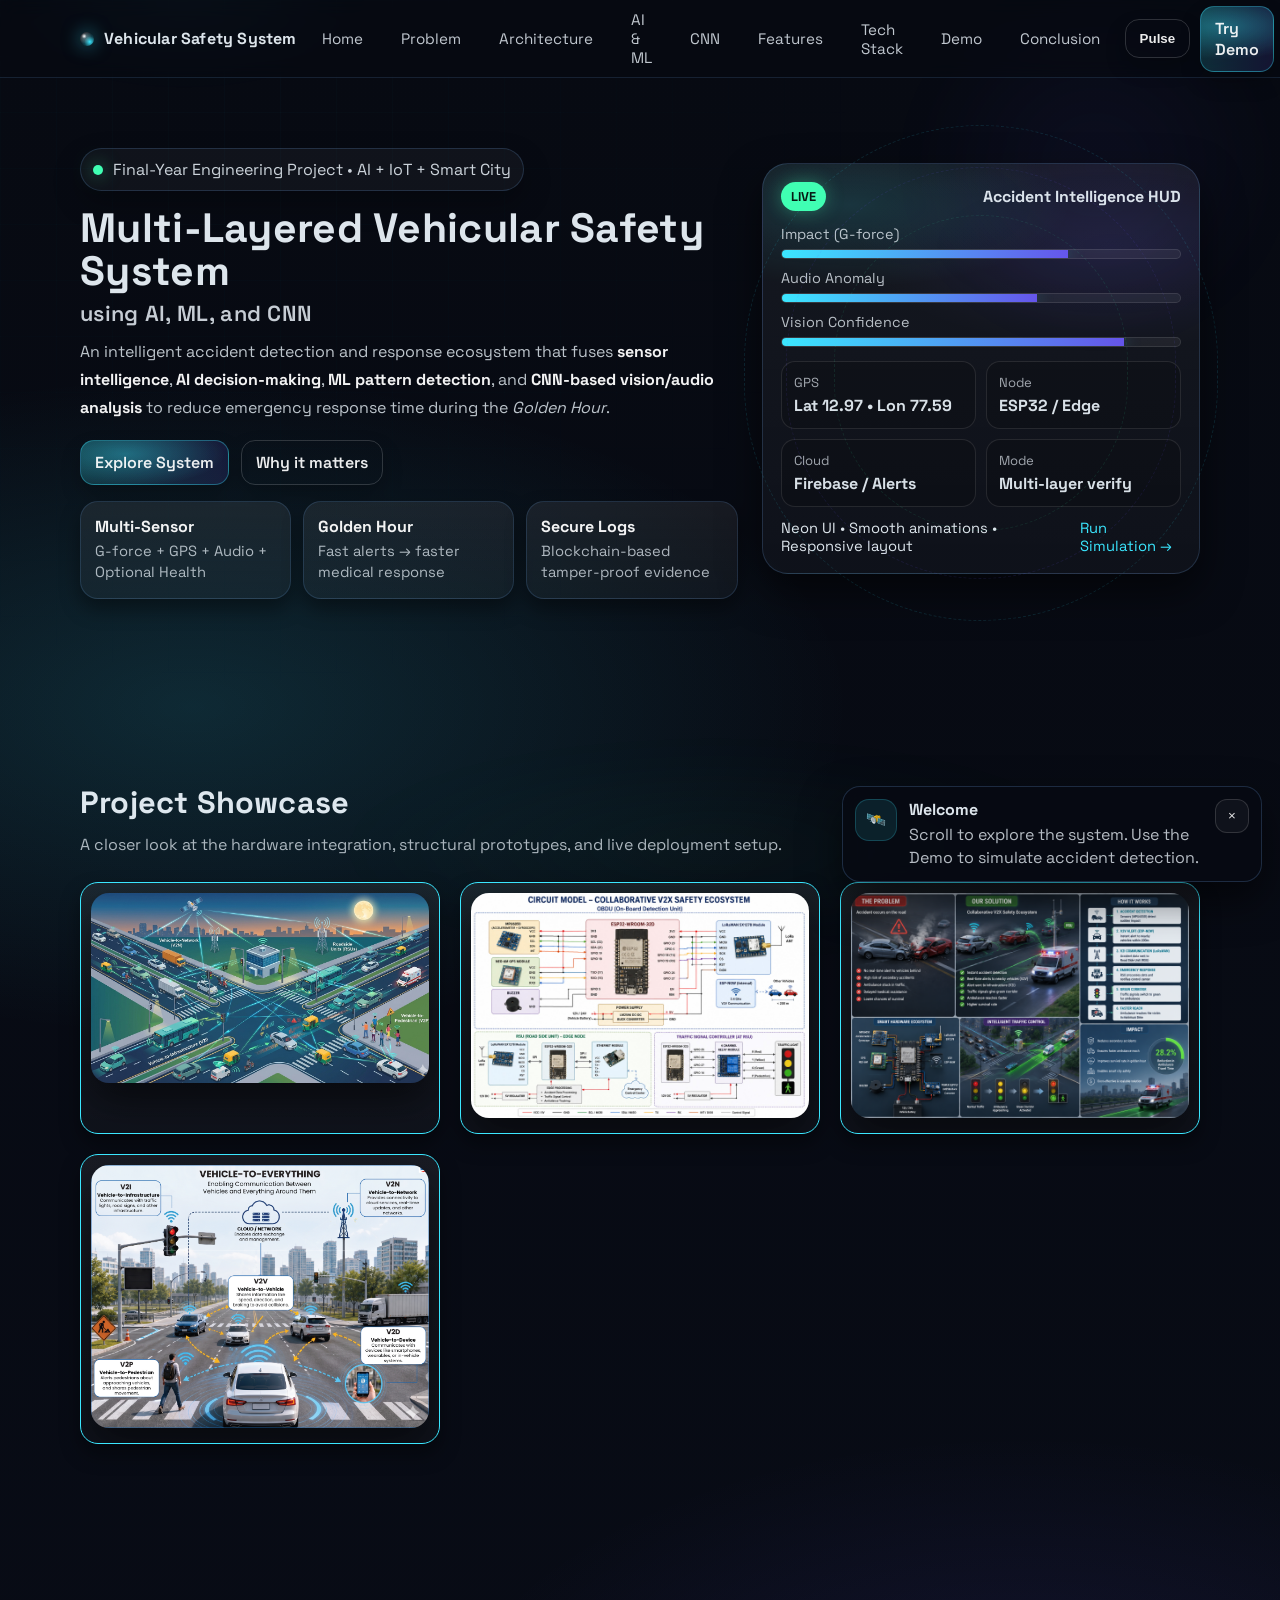
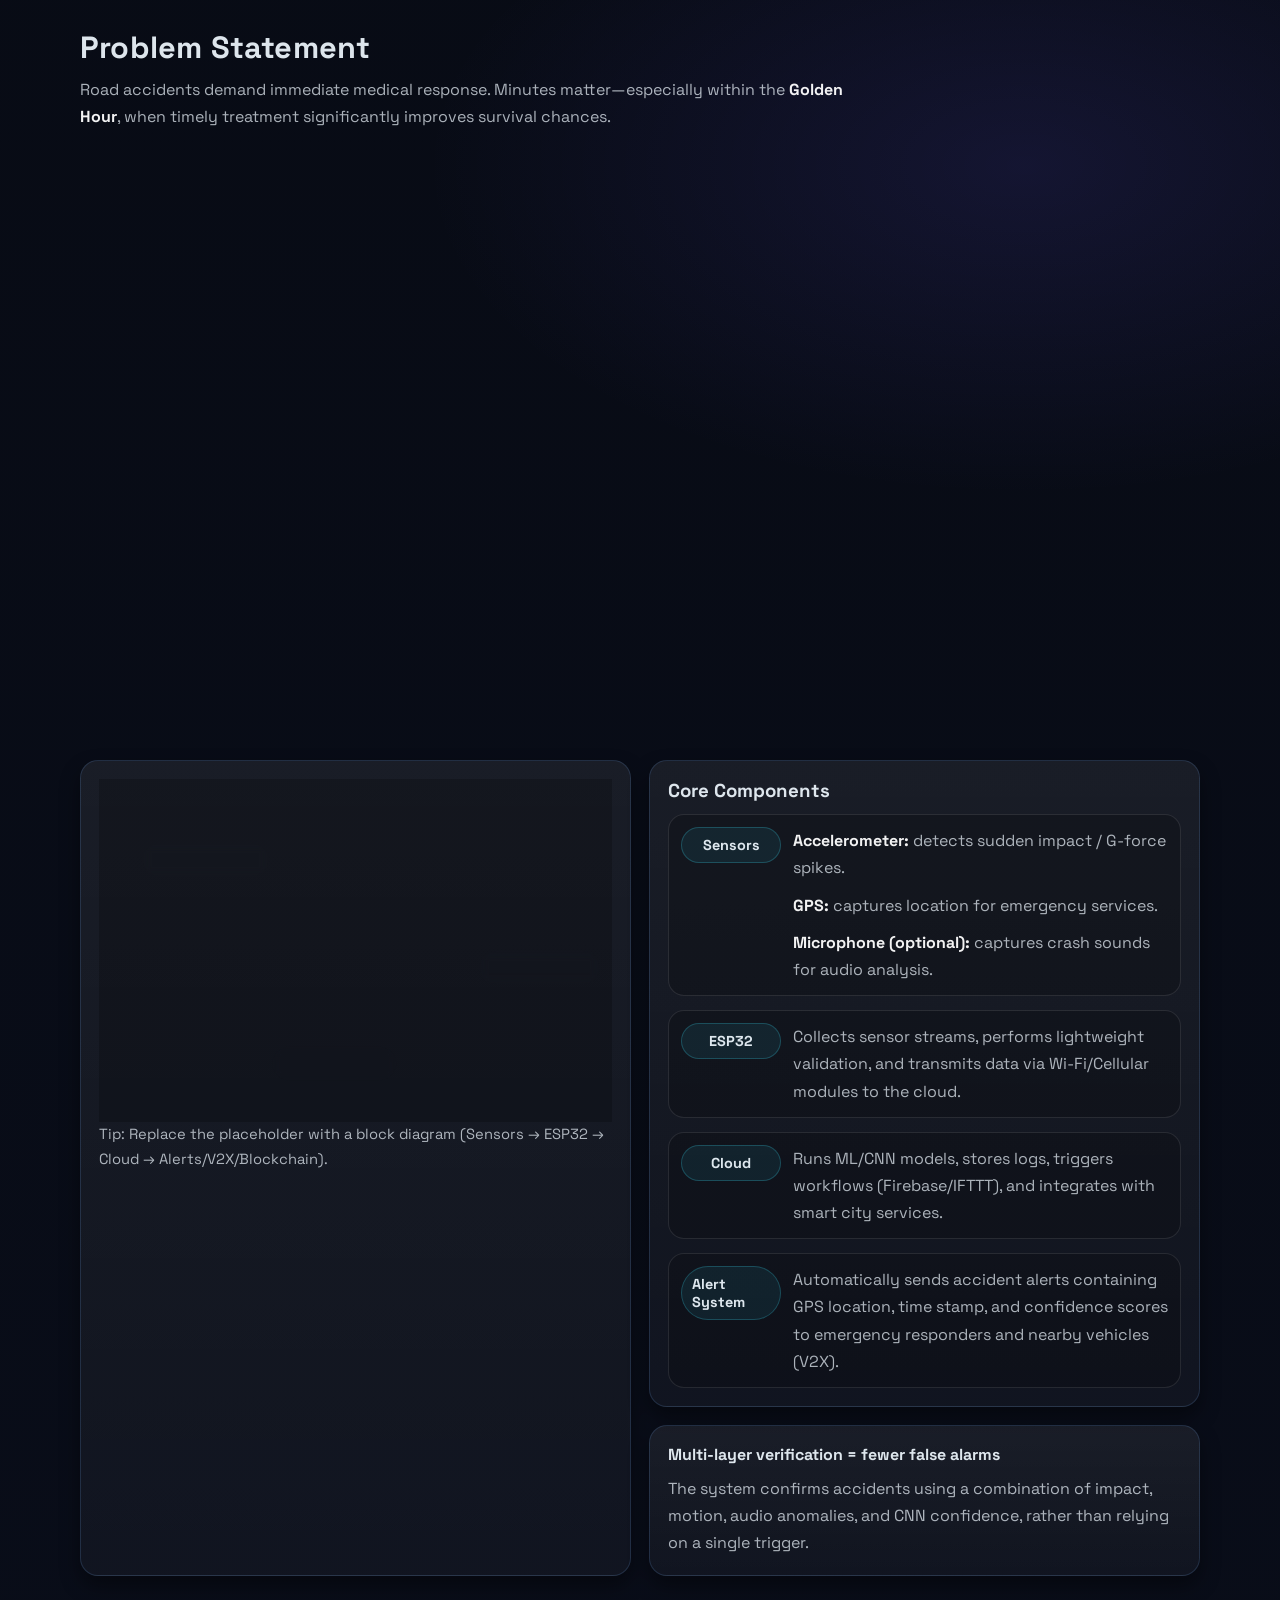
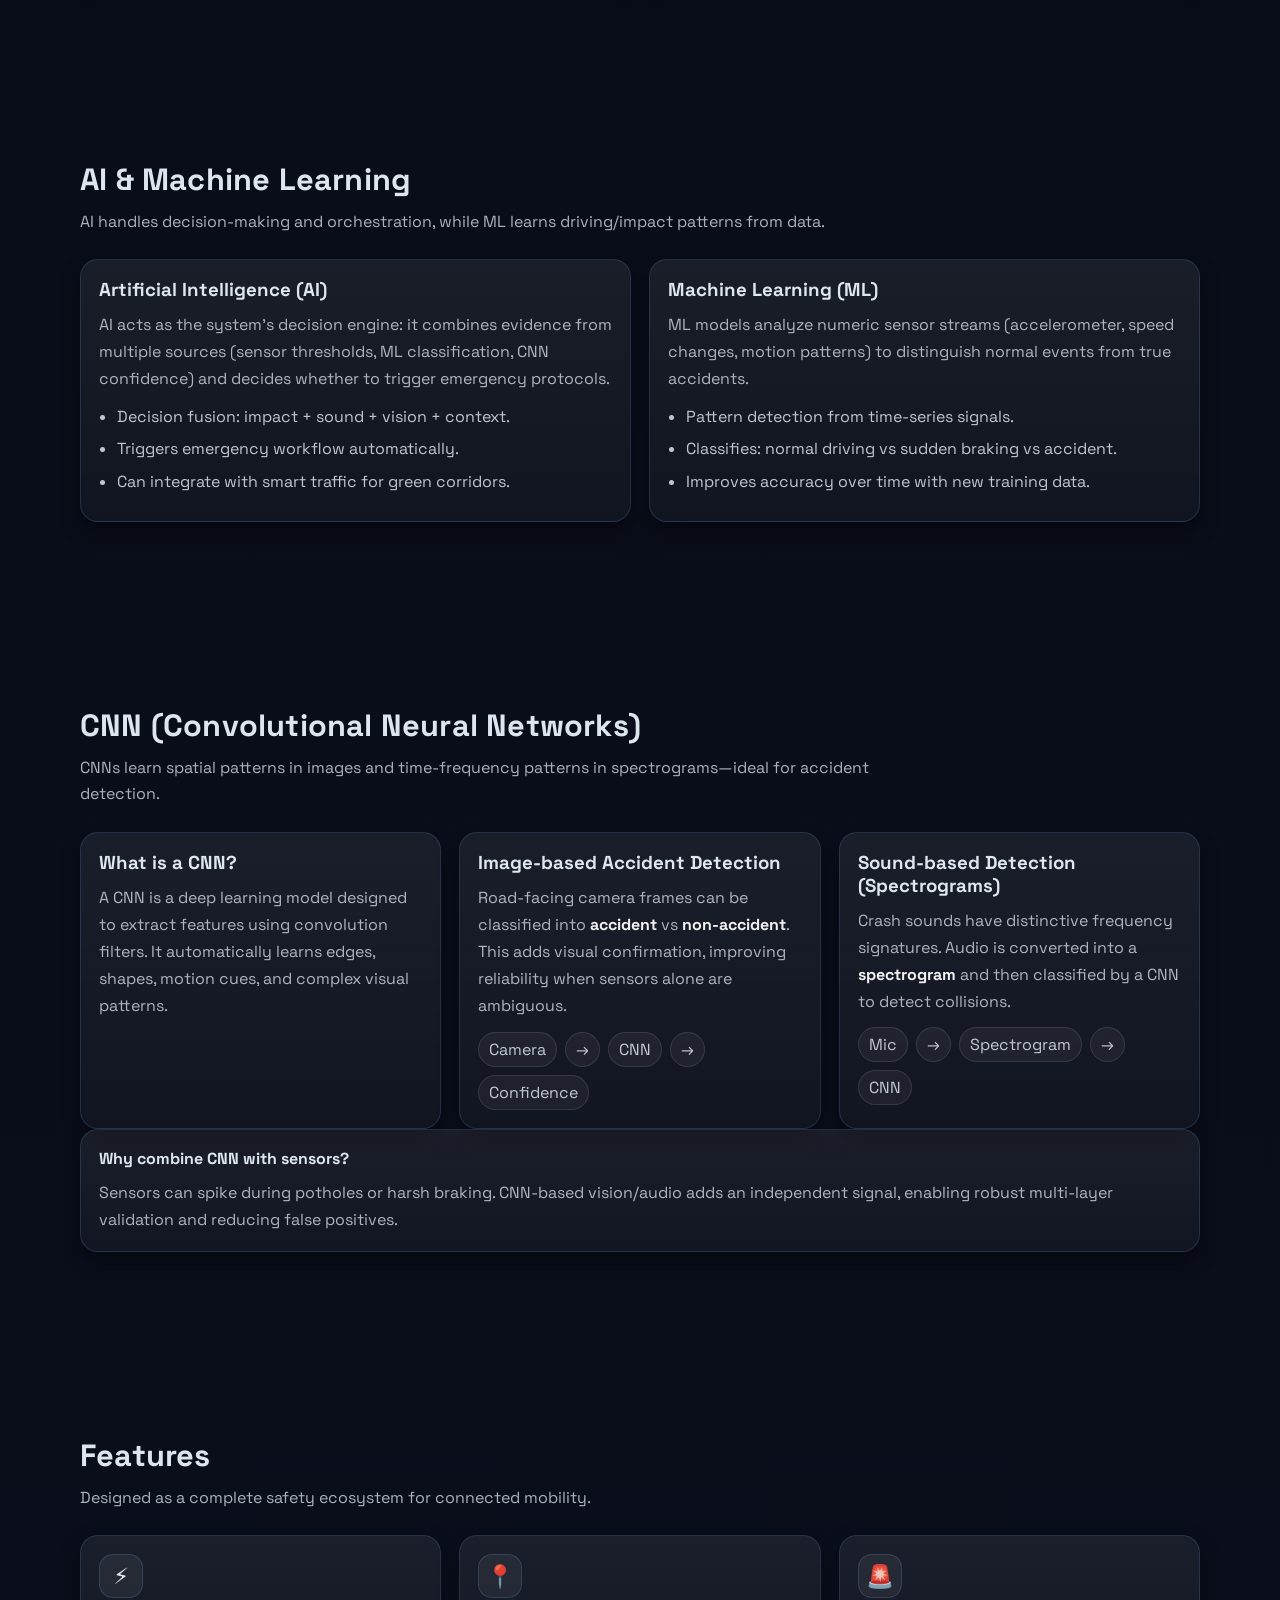
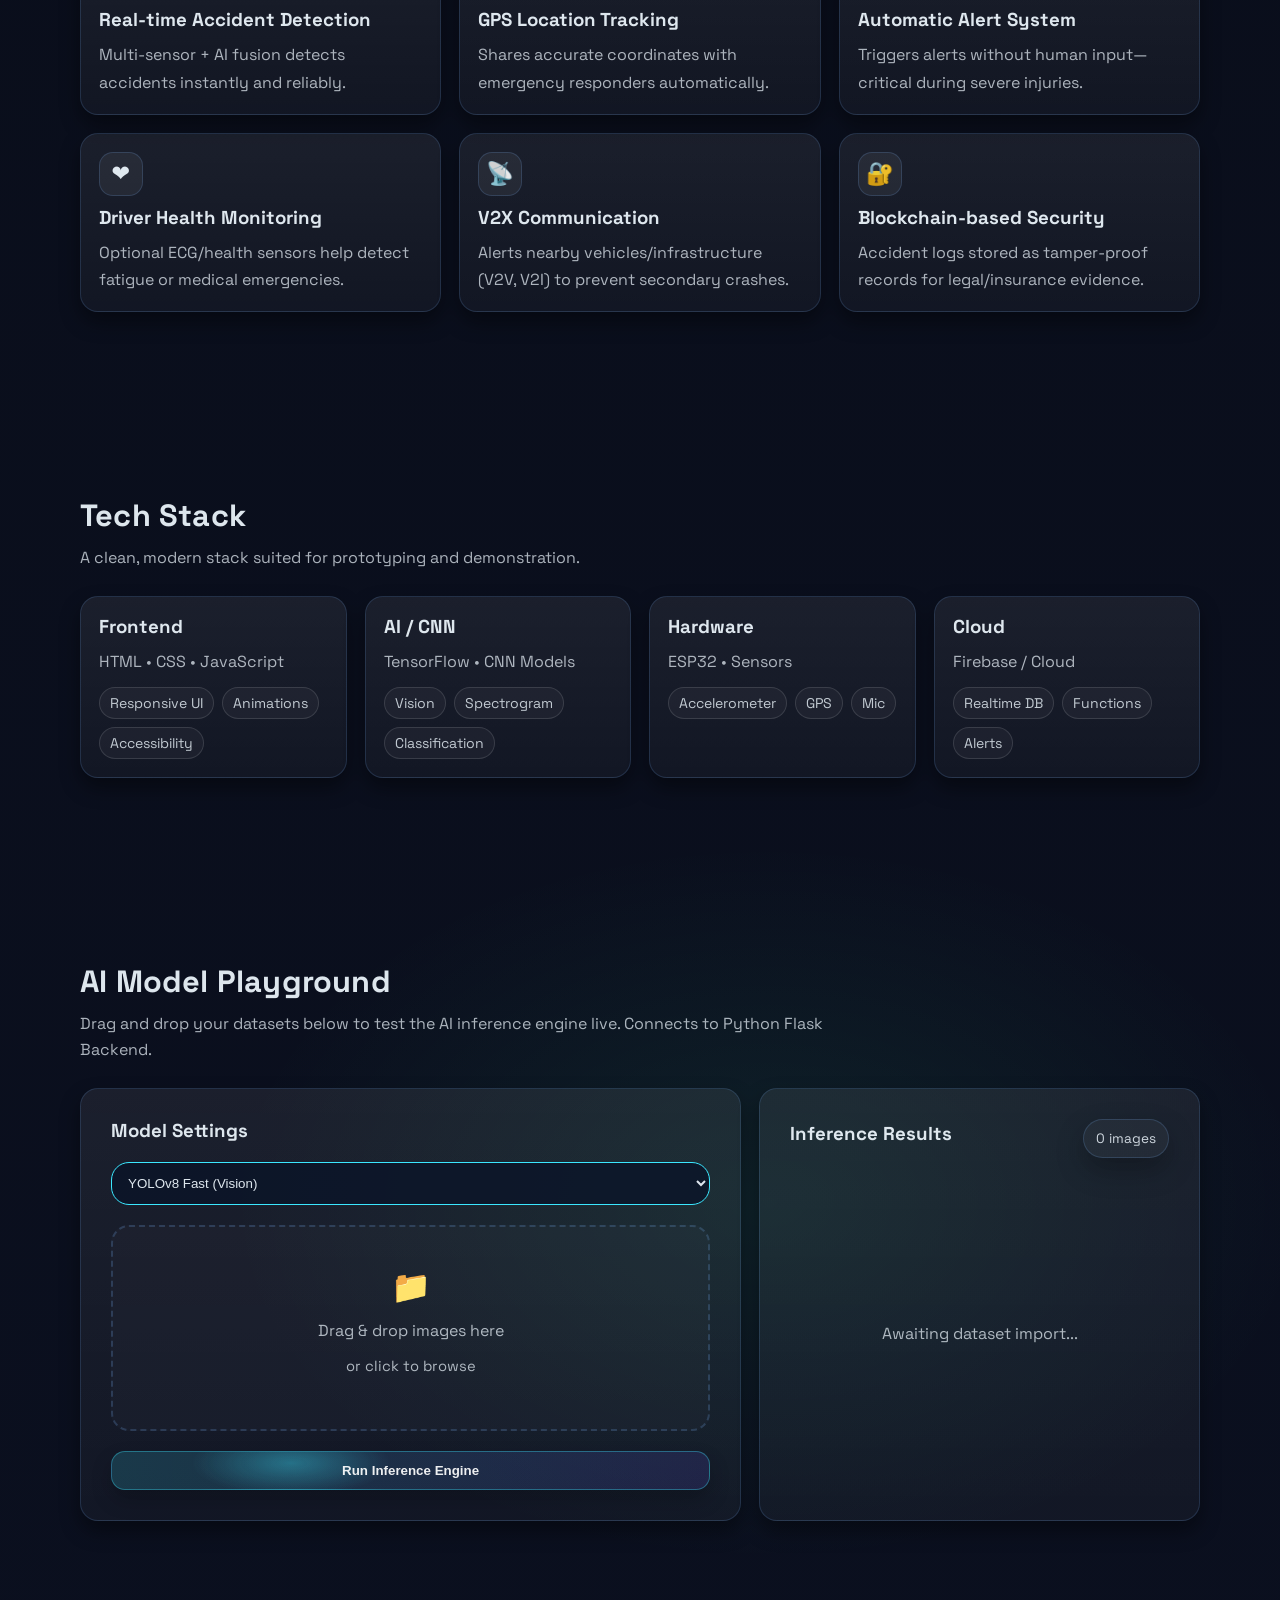
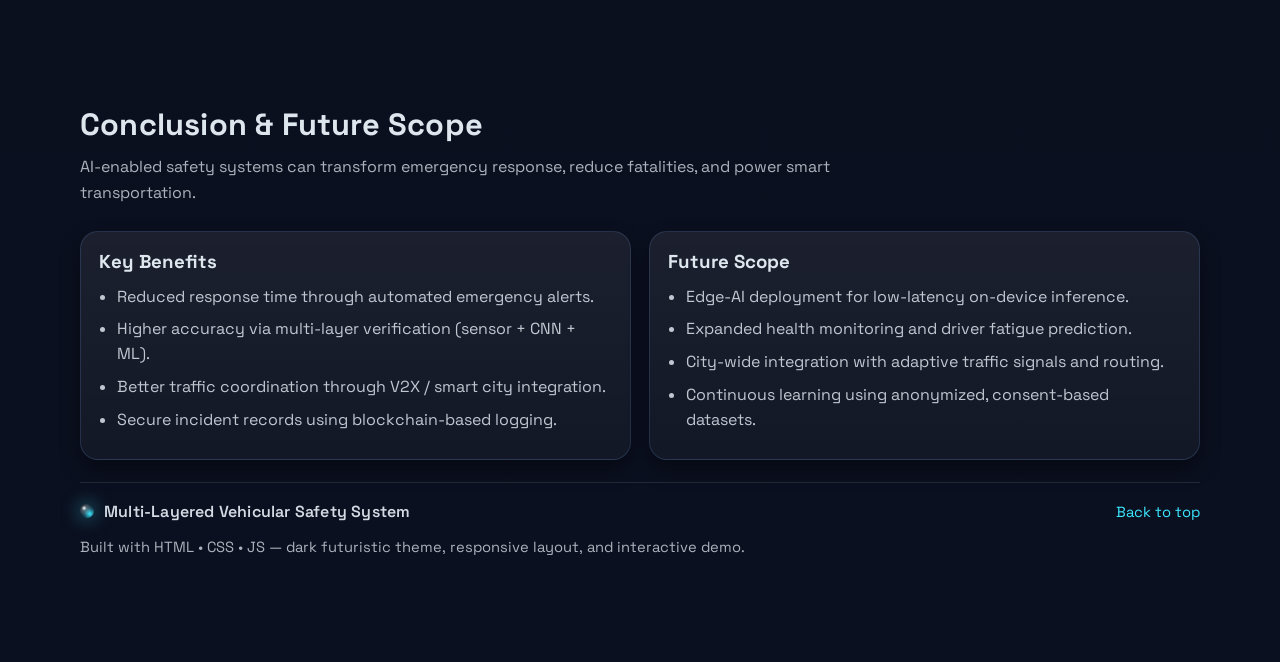
<file: index.html>
<!DOCTYPE html>
<html lang="en">
<head>
  <!--
    Multi-Layered Vehicular Safety System using AI, ML, and CNN
    Author: You
    Notes:
    - No frameworks used (HTML/CSS/JS only).
    - Dark futuristic theme with neon accents, animations, and interactivity.
  -->
  <meta charset="UTF-8" />
  <meta name="viewport" content="width=device-width, initial-scale=1.0" />
  <title>Multi-Layered Vehicular Safety System | AI • ML • CNN</title>

  <link rel="stylesheet" href="style.css" />

  <!-- Optional: Google Font (not a framework) -->
  <link rel="preconnect" href="https://fonts.googleapis.com">
  <link rel="preconnect" href="https://fonts.gstatic.com" crossorigin>
  <link href="https://fonts.googleapis.com/css2?family=Space+Grotesk:wght@400;500;600;700&display=swap" rel="stylesheet">
</head>

<body>
  <!-- Decorative background layers -->
  <div class="bg-grid" aria-hidden="true"></div>
  <div class="bg-glow" aria-hidden="true"></div>

  <!-- Top Navigation -->
  <header class="header" id="top">
    <nav class="nav container" aria-label="Primary">
      <a class="brand" href="#home" aria-label="Go to Home">
        <span class="brand__mark" aria-hidden="true"></span>
        <span class="brand__text">Vehicular Safety System</span>
      </a>

      <button class="nav__toggle" id="navToggle" aria-label="Open menu" aria-expanded="false">
        <span class="nav__toggle-line"></span>
        <span class="nav__toggle-line"></span>
        <span class="nav__toggle-line"></span>
      </button>

      <div class="nav__links" id="navLinks">
        <a href="#home">Home</a>
        <a href="#problem">Problem</a>
        <a href="#architecture">Architecture</a>
        <a href="#aiml">AI & ML</a>
        <a href="#cnn">CNN</a>
        <a href="#features">Features</a>
        <a href="#tech">Tech Stack</a>
        <a href="#demo">Demo</a>
        <a href="#conclusion">Conclusion</a>
      </div>

      <div class="nav__actions">
        <button class="btn btn--ghost" id="themePulse" type="button" aria-label="Pulse accent">
          Pulse
        </button>
        <a class="btn btn--primary" href="#demo">Try Demo</a>
      </div>
    </nav>
  </header>

  <main>
    <!-- 1) HOME -->
    <section class="section hero" id="home">
      <div class="container hero__grid">
        <div class="hero__content reveal">
          <div class="pill">
            <span class="dot"></span>
            Final-Year Engineering Project • AI + IoT + Smart City
          </div>

          <h1 class="hero__title">
            Multi-Layered Vehicular Safety System
            <span class="hero__subtitle">using AI, ML, and CNN</span>
          </h1>

          <p class="hero__lead">
            An intelligent accident detection and response ecosystem that fuses
            <strong>sensor intelligence</strong>, <strong>AI decision-making</strong>,
            <strong>ML pattern detection</strong>, and <strong>CNN-based vision/audio analysis</strong>
            to reduce emergency response time during the <em>Golden Hour</em>.
          </p>

          <div class="hero__cta">
            <a class="btn btn--primary" href="#architecture">Explore System</a>
            <a class="btn btn--ghost" href="#problem">Why it matters</a>
          </div>

          <div class="hero__stats">
            <div class="stat card">
              <div class="stat__value">Multi‑Sensor</div>
              <div class="stat__label">G‑force + GPS + Audio + Optional Health</div>
            </div>
            <div class="stat card">
              <div class="stat__value">Golden Hour</div>
              <div class="stat__label">Fast alerts → faster medical response</div>
            </div>
            <div class="stat card">
              <div class="stat__value">Secure Logs</div>
              <div class="stat__label">Blockchain-based tamper-proof evidence</div>
            </div>
          </div>
        </div>

        <div class="hero__visual reveal">
          <div class="hud card">
            <div class="hud__top">
              <span class="chip">LIVE</span>
              <span class="hud__title">Accident Intelligence HUD</span>
            </div>

            <div class="hud__meters">
              <div class="meter">
                <div class="meter__label">Impact (G-force)</div>
                <div class="meter__bar"><span style="--w: 72%"></span></div>
              </div>
              <div class="meter">
                <div class="meter__label">Audio Anomaly</div>
                <div class="meter__bar"><span style="--w: 64%"></span></div>
              </div>
              <div class="meter">
                <div class="meter__label">Vision Confidence</div>
                <div class="meter__bar"><span style="--w: 86%"></span></div>
              </div>
            </div>

            <div class="hud__grid">
              <div class="hud__tile">
                <div class="hud__k">GPS</div>
                <div class="hud__v">Lat 12.97 • Lon 77.59</div>
              </div>
              <div class="hud__tile">
                <div class="hud__k">Node</div>
                <div class="hud__v">ESP32 / Edge</div>
              </div>
              <div class="hud__tile">
                <div class="hud__k">Cloud</div>
                <div class="hud__v">Firebase / Alerts</div>
              </div>
              <div class="hud__tile">
                <div class="hud__k">Mode</div>
                <div class="hud__v">Multi-layer verify</div>
              </div>
            </div>

            <div class="hud__footer">
              <span class="tiny">Neon UI • Smooth animations • Responsive layout</span>
              <a class="tiny link" href="#demo">Run Simulation →</a>
            </div>
          </div>

          <div class="orbit" aria-hidden="true">
            <span class="orbit__ring"></span>
            <span class="orbit__ring orbit__ring--2"></span>
            <span class="orbit__ring orbit__ring--3"></span>
          </div>
        </div>
      </div>
    </section>

    <!-- 1.5) SHOWCASE GALLERY -->
    <section class="section" id="showcase">
      <div class="container">
        <header class="section__header reveal">
          <h2 class="section__title">Project Showcase</h2>
          <p class="section__desc">A closer look at the hardware integration, structural prototypes, and live deployment setup.</p>
        </header>
        
        <div class="grid" style="grid-template-columns: repeat(auto-fit, minmax(280px, 1fr)); gap: 20px;">
          <div class="card showcase-card reveal" style="padding: 10px; text-align: center; border: 1px solid var(--neon);"><img src="images/R-trai.jpg" alt="Setup 1" style="width: 100%; border-radius: var(--radius); box-shadow: var(--shadow);"></div>
          <div class="card showcase-card reveal" style="padding: 10px; text-align: center; border: 1px solid var(--neon);"><img src="images/WhatsApp Image 2026-05-06 at 10.34.23 PM.jpeg" alt="Setup 2" style="width: 100%; border-radius: var(--radius); box-shadow: var(--shadow);"></div>
          <div class="card showcase-card reveal" style="padding: 10px; text-align: center; border: 1px solid var(--neon);"><img src="images/pic.png" alt="Architecture" style="width: 100%; border-radius: var(--radius); box-shadow: var(--shadow);"></div>
          <div class="card showcase-card reveal" style="padding: 10px; text-align: center; border: 1px solid var(--neon);"><img src="images/pic2.jpg" alt="Node" style="width: 100%; border-radius: var(--radius); box-shadow: var(--shadow);"></div>
        </div>
      </div>
    </section>

    <!-- 2) PROBLEM STATEMENT -->
    <section class="section" id="problem">
      <div class="container">
        <header class="section__header reveal">
          <h2 class="section__title">Problem Statement</h2>
          <p class="section__desc">
            Road accidents demand immediate medical response. Minutes matter—especially within the
            <strong>Golden Hour</strong>, when timely treatment significantly improves survival chances.
          </p>
        </header>

        <div class="grid grid--2">
          <article class="card reveal">
            <h3>Why Road Accidents Are Critical</h3>
            <p>
              Accidents can cause severe trauma and internal injuries where early intervention is vital.
              Delays due to lack of awareness, poor communication, or traffic congestion lead to preventable fatalities.
            </p>
            <ul class="bullets">
              <li><strong>Golden Hour:</strong> first ~60 minutes are crucial for emergency care.</li>
              <li><strong>Faster alerts:</strong> enables hospitals/police/ambulance to respond quickly.</li>
              <li><strong>Smart traffic:</strong> can create green corridors for ambulances.</li>
            </ul>
          </article>

          <article class="card reveal">
            <h3>Why Traditional Systems Fail</h3>
            <p>
              Conventional approaches often rely on manual reporting, which is slow and error-prone.
              Single-sensor triggers can cause false alarms (potholes, harsh braking), while real crashes may go unreported.
            </p>
            <ul class="bullets">
              <li>Manual calling delays emergency response.</li>
              <li>False positives reduce system trust.</li>
              <li>No multi-layer verification (impact + sound + vision).</li>
              <li>Limited secure evidence storage for investigations.</li>
            </ul>
          </article>
        </div>
      </div>
    </section>

    <!-- 3) SYSTEM ARCHITECTURE -->
    <section class="section" id="architecture">
      <div class="container">
        <header class="section__header reveal">
          <h2 class="section__title">System Architecture</h2>
          <p class="section__desc">
            A layered pipeline: <strong>IoT sensing</strong> → <strong>edge processing (ESP32)</strong> →
            <strong>cloud intelligence</strong> → <strong>instant alerts</strong>.
          </p>
        </header>

        <div class="grid grid--2 architecture">
          <div class="card reveal">
            <div class="media" style="perspective: 1000px; display: flex; justify-content: center; align-items: center; min-height: 300px; background: rgba(0,0,0,0.2); border-radius: var(--radius); border: 1px solid rgba(59,231,255,0.1);">
              <div id="archTiltCard" class="tilt-card" style="position: relative; width: 100%; transition: transform 0.1s ease-out; transform-style: preserve-3d;">
                <img
                  class="media__img"
                  src="images/pic.png"
                  alt="System Architecture Diagram"
                  loading="lazy"
                  style="border-radius: var(--radius);"
                />
                
                <!-- Floating 3D Data Nodes -->
                <div class="data-node" style="top: 20%; left: 10%; transform: translateZ(40px);">
                  <div class="node-pulse"></div><span>Edge AI Node</span>
                </div>
                <div class="data-node" style="top: 50%; right: 5%; transform: translateZ(60px);">
                  <div class="node-pulse" style="background: var(--danger); box-shadow: 0 0 0 0 rgba(239,68,68,0.4);"></div><span>Firebase DB</span>
                </div>
                <div class="data-node" style="bottom: 15%; left: 35%; transform: translateZ(80px);">
                  <div class="node-pulse" style="background: var(--success); box-shadow: 0 0 0 0 rgba(16,185,129,0.4);"></div><span>V2X Module</span>
                </div>
              </div>
            </div>
            <p class="tiny muted">
              Tip: Replace the placeholder with a block diagram (Sensors → ESP32 → Cloud → Alerts/V2X/Blockchain).
            </p>
          </div>

          <div class="stack reveal">
            <div class="card">
              <h3>Core Components</h3>
              <div class="arch-list">
                <div class="arch-item">
                  <span class="badge">Sensors</span>
                  <div>
                    <p><strong>Accelerometer:</strong> detects sudden impact / G-force spikes.</p>
                    <p><strong>GPS:</strong> captures location for emergency services.</p>
                    <p><strong>Microphone (optional):</strong> captures crash sounds for audio analysis.</p>
                  </div>
                </div>

                <div class="arch-item">
                  <span class="badge">ESP32</span>
                  <div>
                    <p>
                      Collects sensor streams, performs lightweight validation, and transmits data
                      via Wi‑Fi/Cellular modules to the cloud.
                    </p>
                  </div>
                </div>

                <div class="arch-item">
                  <span class="badge">Cloud</span>
                  <div>
                    <p>
                      Runs ML/CNN models, stores logs, triggers workflows (Firebase/IFTTT),
                      and integrates with smart city services.
                    </p>
                  </div>
                </div>

                <div class="arch-item">
                  <span class="badge">Alert System</span>
                  <div>
                    <p>
                      Automatically sends accident alerts containing GPS location, time stamp,
                      and confidence scores to emergency responders and nearby vehicles (V2X).
                    </p>
                  </div>
                </div>
              </div>
            </div>

            <div class="callout card">
              <h4>Multi-layer verification = fewer false alarms</h4>
              <p class="muted">
                The system confirms accidents using a combination of impact, motion, audio anomalies,
                and CNN confidence, rather than relying on a single trigger.
              </p>
            </div>
          </div>
        </div>
      </div>
    </section>

    <!-- 4) AI & ML -->
    <section class="section" id="aiml">
      <div class="container">
        <header class="section__header reveal">
          <h2 class="section__title">AI & Machine Learning</h2>
          <p class="section__desc">
            AI handles decision-making and orchestration, while ML learns driving/impact patterns from data.
          </p>
        </header>

        <div class="grid grid--2">
          <article class="card reveal">
            <h3>Artificial Intelligence (AI)</h3>
            <p>
              AI acts as the system’s decision engine: it combines evidence from multiple sources
              (sensor thresholds, ML classification, CNN confidence) and decides whether to trigger emergency protocols.
            </p>
            <ul class="bullets">
              <li>Decision fusion: impact + sound + vision + context.</li>
              <li>Triggers emergency workflow automatically.</li>
              <li>Can integrate with smart traffic for green corridors.</li>
            </ul>
          </article>

          <article class="card reveal">
            <h3>Machine Learning (ML)</h3>
            <p>
              ML models analyze numeric sensor streams (accelerometer, speed changes, motion patterns)
              to distinguish normal events from true accidents.
            </p>
            <ul class="bullets">
              <li>Pattern detection from time-series signals.</li>
              <li>Classifies: normal driving vs sudden braking vs accident.</li>
              <li>Improves accuracy over time with new training data.</li>
            </ul>
          </article>
        </div>
      </div>
    </section>

    <!-- 5) CNN -->
    <section class="section" id="cnn">
      <div class="container">
        <header class="section__header reveal">
          <h2 class="section__title">CNN (Convolutional Neural Networks)</h2>
          <p class="section__desc">
            CNNs learn spatial patterns in images and time-frequency patterns in spectrograms—ideal for accident detection.
          </p>
        </header>

        <div class="grid grid--3">
          <article class="card reveal">
            <h3>What is a CNN?</h3>
            <p>
              A CNN is a deep learning model designed to extract features using convolution filters.
              It automatically learns edges, shapes, motion cues, and complex visual patterns.
            </p>
          </article>

          <article class="card reveal">
            <h3>Image-based Accident Detection</h3>
            <p>
              Road-facing camera frames can be classified into <strong>accident</strong> vs <strong>non-accident</strong>.
              This adds visual confirmation, improving reliability when sensors alone are ambiguous.
            </p>
            <div class="mini-steps">
              <span>Camera</span><span>→</span><span>CNN</span><span>→</span><span>Confidence</span>
            </div>
          </article>

          <article class="card reveal">
            <h3>Sound-based Detection (Spectrograms)</h3>
            <p>
              Crash sounds have distinctive frequency signatures. Audio is converted into a
              <strong>spectrogram</strong> and then classified by a CNN to detect collisions.
            </p>
            <div class="mini-steps">
              <span>Mic</span><span>→</span><span>Spectrogram</span><span>→</span><span>CNN</span>
            </div>
          </article>
        </div>

        <div class="card reveal cnn-note">
          <h4>Why combine CNN with sensors?</h4>
          <p class="muted">
            Sensors can spike during potholes or harsh braking. CNN-based vision/audio adds an independent signal,
            enabling robust multi-layer validation and reducing false positives.
          </p>
        </div>
      </div>
    </section>

    <!-- 6) FEATURES -->
    <section class="section" id="features">
      <div class="container">
        <header class="section__header reveal">
          <h2 class="section__title">Features</h2>
          <p class="section__desc">Designed as a complete safety ecosystem for connected mobility.</p>
        </header>

        <div class="grid grid--3">
          <div class="card feature reveal">
            <div class="feature__icon">⚡</div>
            <h3>Real-time Accident Detection</h3>
            <p>Multi-sensor + AI fusion detects accidents instantly and reliably.</p>
          </div>

          <div class="card feature reveal">
            <div class="feature__icon">📍</div>
            <h3>GPS Location Tracking</h3>
            <p>Shares accurate coordinates with emergency responders automatically.</p>
          </div>

          <div class="card feature reveal">
            <div class="feature__icon">🚨</div>
            <h3>Automatic Alert System</h3>
            <p>Triggers alerts without human input—critical during severe injuries.</p>
          </div>

          <div class="card feature reveal">
            <div class="feature__icon">❤️</div>
            <h3>Driver Health Monitoring</h3>
            <p>Optional ECG/health sensors help detect fatigue or medical emergencies.</p>
          </div>

          <div class="card feature reveal">
            <div class="feature__icon">📡</div>
            <h3>V2X Communication</h3>
            <p>Alerts nearby vehicles/infrastructure (V2V, V2I) to prevent secondary crashes.</p>
          </div>

          <div class="card feature reveal">
            <div class="feature__icon">🔐</div>
            <h3>Blockchain-based Security</h3>
            <p>Accident logs stored as tamper-proof records for legal/insurance evidence.</p>
          </div>
        </div>
      </div>
    </section>

    <!-- 7) TECH STACK -->
    <section class="section" id="tech">
      <div class="container">
        <header class="section__header reveal">
          <h2 class="section__title">Tech Stack</h2>
          <p class="section__desc">A clean, modern stack suited for prototyping and demonstration.</p>
        </header>

        <div class="grid grid--4">
          <div class="card reveal">
            <h3>Frontend</h3>
            <p class="muted">HTML • CSS • JavaScript</p>
            <div class="tag-row">
              <span class="tag">Responsive UI</span>
              <span class="tag">Animations</span>
              <span class="tag">Accessibility</span>
            </div>
          </div>

          <div class="card reveal">
            <h3>AI / CNN</h3>
            <p class="muted">TensorFlow • CNN Models</p>
            <div class="tag-row">
              <span class="tag">Vision</span>
              <span class="tag">Spectrogram</span>
              <span class="tag">Classification</span>
            </div>
          </div>

          <div class="card reveal">
            <h3>Hardware</h3>
            <p class="muted">ESP32 • Sensors</p>
            <div class="tag-row">
              <span class="tag">Accelerometer</span>
              <span class="tag">GPS</span>
              <span class="tag">Mic</span>
            </div>
          </div>

          <div class="card reveal">
            <h3>Cloud</h3>
            <p class="muted">Firebase / Cloud</p>
            <div class="tag-row">
              <span class="tag">Realtime DB</span>
              <span class="tag">Functions</span>
              <span class="tag">Alerts</span>
            </div>
          </div>
        </div>
      </div>
    </section>

    <!-- 8) AI PLAYGROUND (Replaces old demo) -->
    <section class="section" id="playground">
      <div class="container">
        <header class="section__header reveal">
          <h2 class="section__title">AI Model Playground</h2>
          <p class="section__desc">
            Drag and drop your datasets below to test the AI inference engine live. Connects to Python Flask Backend.
          </p>
        </header>

        <div class="grid grid--2 demo-card reveal">
          <div class="card" style="padding: 30px;">
            <h3 style="margin-bottom: 20px;">Model Settings</h3>
            
            <div style="margin-bottom: 20px;">
              <select id="modelSelect" style="width: 100%; padding: 12px; background: rgba(10, 20, 40, 0.8); color: var(--text); border: 1px solid var(--neon); border-radius: var(--radius); outline: none;">
                <option value="yolov8">YOLOv8 Fast (Vision)</option>
                <option value="mobilenet">MobileNetV3 (Edge)</option>
                <option value="cnn">Custom CNN (Ensemble)</option>
              </select>
            </div>

            <div id="uploadZone" style="border: 2px dashed var(--stroke); padding: 40px; text-align: center; border-radius: var(--radius); cursor: pointer; transition: all 0.3s; background: rgba(255,255,255,0.02);">
              <div style="font-size: 2rem; margin-bottom: 10px; color: var(--neon);">📁</div>
              <p>Drag & drop images here</p>
              <p class="muted tiny">or click to browse</p>
              <input type="file" id="fileInput" hidden multiple accept="image/*">
            </div>

            <button class="btn btn--primary" id="runInferenceBtn" style="width: 100%; margin-top: 20px;" disabled>
              Run Inference Engine
            </button>
            
            <div id="processingStatus" hidden style="text-align: center; margin-top: 20px;">
              <p style="color: var(--neon); font-weight: 600;">Processing via <span id="activeModelName">YOLOv8</span>...</p>
            </div>
          </div>

          <div class="card" style="padding: 30px; min-height: 400px; display: flex; flex-direction: column;">
            <div style="display: flex; justify-content: space-between; margin-bottom: 20px; align-items: center;">
              <h3>Inference Results</h3>
              <span id="outputCount" class="pill" style="font-size: 0.85rem;">0 images</span>
            </div>
            
            <div id="outputGallery" style="display: grid; grid-template-columns: repeat(auto-fill, minmax(140px, 1fr)); gap: 10px; flex-grow: 1;">
              <div style="grid-column: 1 / -1; text-align: center; padding: 40px 0; color: var(--muted); display: flex; align-items: center; justify-content: center;">
                Awaiting dataset import...
              </div>
            </div>
          </div>
        </div>
      </div>
    </section>

    <!-- 9) CONCLUSION -->
    <section class="section" id="conclusion">
      <div class="container">
        <header class="section__header reveal">
          <h2 class="section__title">Conclusion & Future Scope</h2>
          <p class="section__desc">
            AI-enabled safety systems can transform emergency response, reduce fatalities, and power smart transportation.
          </p>
        </header>

        <div class="grid grid--2">
          <article class="card reveal">
            <h3>Key Benefits</h3>
            <ul class="bullets">
              <li>Reduced response time through automated emergency alerts.</li>
              <li>Higher accuracy via multi-layer verification (sensor + CNN + ML).</li>
              <li>Better traffic coordination through V2X / smart city integration.</li>
              <li>Secure incident records using blockchain-based logging.</li>
            </ul>
          </article>

          <article class="card reveal">
            <h3>Future Scope</h3>
            <ul class="bullets">
              <li>Edge-AI deployment for low-latency on-device inference.</li>
              <li>Expanded health monitoring and driver fatigue prediction.</li>
              <li>City-wide integration with adaptive traffic signals and routing.</li>
              <li>Continuous learning using anonymized, consent-based datasets.</li>
            </ul>
          </article>
        </div>

        <footer class="footer reveal">
          <div class="footer__left">
            <div class="brand brand--small">
              <span class="brand__mark" aria-hidden="true"></span>
              <span class="brand__text">Multi-Layered Vehicular Safety System</span>
            </div>
            <p class="tiny muted">
              Built with HTML • CSS • JS — dark futuristic theme, responsive layout, and interactive demo.
            </p>
          </div>

          <div class="footer__right">
            <a class="link tiny" href="#top">Back to top</a>
          </div>
        </footer>
      </div>
    </section>
  </main>

  <!-- Toast + Modal -->
  <div class="toast" id="toast" role="status" aria-live="polite" aria-atomic="true">
    <div class="toast__icon" aria-hidden="true">🛰️</div>
    <div class="toast__body">
      <div class="toast__title" id="toastTitle">System Online</div>
      <div class="toast__text" id="toastText">Sensors synced. Awaiting events.</div>
    </div>
    <button class="toast__close" id="toastClose" aria-label="Close notification">×</button>
  </div>

  <div class="modal" id="modal" aria-hidden="true" role="dialog" aria-modal="true" aria-labelledby="modalTitle">
    <div class="modal__backdrop" data-close="true"></div>
    <div class="modal__panel card">
      <div class="modal__header">
        <h3 class="modal__title" id="modalTitle">Accident Detected</h3>
        <button class="modal__close" id="modalClose" aria-label="Close dialog">×</button>
      </div>
      <div class="modal__content">
        <p id="modalMessage">
          Accident Detected! Location sent to emergency services.
        </p>

        <div class="modal__meta">
          <div class="meta-pill">
            <span class="meta-k">Time</span>
            <span class="meta-v" id="metaTime">—</span>
          </div>
          <div class="meta-pill">
            <span class="meta-k">GPS</span>
            <span class="meta-v" id="metaGps">—</span>
          </div>
          <div class="meta-pill">
            <span class="meta-k">Confidence</span>
            <span class="meta-v" id="metaConf">—</span>
          </div>
        </div>
      </div>

      <div class="modal__actions">
        <button class="btn btn--primary" id="modalOk" type="button">OK</button>
        <button class="btn btn--ghost" id="modalDetails" type="button">View Steps</button>
      </div>

      <div class="modal__steps" id="modalSteps" hidden>
        <ol>
          <li>Impact spike detected (accelerometer)</li>
          <li>Audio anomaly verified (spectrogram-CNN)</li>
          <li>Optional vision confirmation (image-CNN)</li>
          <li>AI decision engine confirmed accident</li>
          <li>GPS + timestamp sent to emergency services</li>
          <li>V2X alert broadcast to nearby nodes</li>
          <li>Blockchain log entry created (tamper-proof)</li>
        </ol>
      </div>
    </div>
  </div>

  <script src="script.js"></script>
</body>
</html>
</file>
<file: style.css>
/* ===========================
   Futuristic Dark Theme UI
   Project: Multi-Layered Vehicular Safety System
   Tech: HTML/CSS/JS (no frameworks)
   =========================== */

:root{
  --bg: #070A12;
  --bg2: #0B1020;
  --card: rgba(255,255,255,0.06);
  --card2: rgba(10, 20, 40, 0.55);
  --stroke: rgba(120, 180, 255, 0.20);

  --text: rgba(240, 248, 255, 0.92);
  --muted: rgba(240, 248, 255, 0.70);

  --neon: #3BE7FF;
  --neon2: #6D5BFF;
  --ok: #40FFB3;
  --warn: #FFCC66;
  --danger: #FF4D7D;

  --shadow: 0 18px 40px rgba(0,0,0,0.55);
  --shadow2: 0 10px 20px rgba(0,0,0,0.4);

  --radius: 18px;
  --radius2: 26px;

  --container: 1120px;
}

*{ box-sizing: border-box; }
html{ scroll-behavior: smooth; }
body{
  margin: 0;
  font-family: "Space Grotesk", system-ui, -apple-system, Segoe UI, Roboto, Arial, sans-serif;
  color: var(--text);
  background:
    radial-gradient(1200px 600px at 15% 10%, rgba(59,231,255,0.14), transparent 55%),
    radial-gradient(1000px 550px at 80% 25%, rgba(109,91,255,0.12), transparent 60%),
    radial-gradient(900px 600px at 60% 85%, rgba(64,255,179,0.08), transparent 60%),
    linear-gradient(180deg, var(--bg), var(--bg2));
  overflow-x: hidden;
}

/* Decorative layers */
.bg-grid{
  position: fixed;
  inset: 0;
  pointer-events: none;
  opacity: 0.18;
  background-image:
    linear-gradient(to right, rgba(59,231,255,0.12) 1px, transparent 1px),
    linear-gradient(to bottom, rgba(59,231,255,0.12) 1px, transparent 1px);
  background-size: 56px 56px;
  mask-image: radial-gradient(circle at 20% 10%, black 0, transparent 55%);
  z-index: -2;
}

.bg-glow{
  position: fixed;
  inset: -120px;
  pointer-events: none;
  opacity: 0.25;
  filter: blur(30px);
  background:
    radial-gradient(closest-side at 20% 10%, rgba(59,231,255,0.35), transparent 60%),
    radial-gradient(closest-side at 80% 25%, rgba(109,91,255,0.25), transparent 65%),
    radial-gradient(closest-side at 55% 85%, rgba(64,255,179,0.18), transparent 60%);
  z-index: -3;
}

a{ color: inherit; text-decoration: none; }
strong{ color: rgba(255,255,255,0.95); }

.container{
  width: min(var(--container), calc(100% - 40px));
  margin: 0 auto;
}

.section{
  padding: 92px 0;
  position: relative;
}

.section__header{
  display: grid;
  gap: 10px;
  margin-bottom: 24px;
}

.section__title{
  font-size: clamp(1.7rem, 2.4vw, 2.4rem);
  margin: 0;
  letter-spacing: 0.2px;
}

.section__desc{
  margin: 0;
  color: var(--muted);
  max-width: 80ch;
  line-height: 1.65;
}

.muted{ color: var(--muted); }
.tiny{ font-size: 0.92rem; }
.link{ color: var(--neon); }
code{
  font-family: ui-monospace, SFMono-Regular, Menlo, Monaco, Consolas, "Liberation Mono", monospace;
  font-size: 0.95em;
  background: rgba(255,255,255,0.06);
  padding: 2px 6px;
  border-radius: 8px;
  border: 1px solid rgba(255,255,255,0.08);
}

/* Header / Nav */
.header{
  position: sticky;
  top: 0;
  z-index: 50;
  backdrop-filter: blur(10px);
  background: rgba(7,10,18,0.62);
  border-bottom: 1px solid rgba(120,180,255,0.14);
}

.nav{
  min-height: 74px;
  display: flex;
  align-items: center;
  justify-content: space-between;
  gap: 14px;
}

.brand{
  display: inline-flex;
  align-items: center;
  gap: 10px;
  white-space: nowrap;
}
.brand__mark{
  width: 14px;
  height: 14px;
  border-radius: 999px;
  background: radial-gradient(circle at 30% 30%, white 0, rgba(255,255,255,0.25) 18%, transparent 55%),
              radial-gradient(circle at 70% 70%, var(--neon) 0, rgba(59,231,255,0.25) 40%, transparent 75%);
  box-shadow: 0 0 18px rgba(59,231,255,0.55);
}
.brand__text{
  font-weight: 700;
  letter-spacing: 0.2px;
}
.brand--small .brand__text{ font-weight: 600; opacity: 0.95; }

.nav__links{
  display: flex;
  gap: 16px;
  align-items: center;
}

.nav__links a{
  color: rgba(240,248,255,0.80);
  font-size: 0.95rem;
  padding: 9px 10px;
  border-radius: 10px;
  transition: 180ms ease;
  border: 1px solid transparent;
}
.nav__links a:hover{
  color: rgba(255,255,255,0.95);
  border-color: rgba(59,231,255,0.18);
  background: rgba(255,255,255,0.05);
}

.nav__actions{
  display: flex;
  gap: 10px;
  align-items: center;
}

.nav__toggle{
  display: none;
  background: transparent;
  border: 1px solid rgba(255,255,255,0.14);
  border-radius: 12px;
  padding: 10px;
  cursor: pointer;
}
.nav__toggle-line{
  display: block;
  width: 20px;
  height: 2px;
  background: rgba(255,255,255,0.85);
  margin: 4px 0;
  border-radius: 999px;
}

/* Buttons */
.btn{
  border-radius: 14px;
  padding: 11px 14px;
  border: 1px solid rgba(255,255,255,0.16);
  background: rgba(255,255,255,0.04);
  color: rgba(255,255,255,0.92);
  cursor: pointer;
  transition: transform 160ms ease, box-shadow 180ms ease, border-color 180ms ease, background 180ms ease;
  box-shadow: 0 10px 20px rgba(0,0,0,0.22);
  font-weight: 600;
}

.btn:hover{
  transform: translateY(-1px);
  border-color: rgba(59,231,255,0.25);
  box-shadow: 0 18px 32px rgba(0,0,0,0.35);
}

.btn--primary{
  border-color: rgba(59,231,255,0.35);
  background:
    radial-gradient(180px 60px at 30% 30%, rgba(59,231,255,0.35), transparent 55%),
    linear-gradient(90deg, rgba(59,231,255,0.16), rgba(109,91,255,0.14));
}

.btn--ghost{
  background: transparent;
}

/* Cards */
.card{
  background: linear-gradient(180deg, rgba(255,255,255,0.07), rgba(255,255,255,0.035));
  border: 1px solid rgba(120,180,255,0.16);
  border-radius: var(--radius);
  box-shadow: var(--shadow2);
  padding: 18px;
  position: relative;
  overflow: hidden;
}

.card::before{
  content: "";
  position: absolute;
  inset: -1px;
  background:
    radial-gradient(300px 120px at 20% 10%, rgba(59,231,255,0.18), transparent 55%),
    radial-gradient(260px 130px at 80% 20%, rgba(109,91,255,0.14), transparent 60%);
  opacity: 0;
  transition: opacity 220ms ease;
  pointer-events: none;
}

.card:hover::before{ opacity: 1; }

.card h3, .card h4{ margin: 0 0 10px; }
.card p{ margin: 0 0 10px; line-height: 1.7; color: var(--muted); }
.card p:last-child{ margin-bottom: 0; }

.bullets{
  margin: 12px 0 0;
  padding-left: 18px;
  color: rgba(240,248,255,0.78);
}
.bullets li{ margin: 8px 0; line-height: 1.55; }

/* Layout grids */
.grid{
  display: grid;
  gap: 18px;
}
.grid--2{ grid-template-columns: repeat(2, minmax(0, 1fr)); }
.grid--3{ grid-template-columns: repeat(3, minmax(0, 1fr)); }
.grid--4{ grid-template-columns: repeat(4, minmax(0, 1fr)); }

/* Hero */
.hero{
  padding-top: 70px;
}
.hero__grid{
  display: grid;
  grid-template-columns: 1.2fr 0.8fr;
  gap: 24px;
  align-items: center;
}

.pill{
  display: inline-flex;
  align-items: center;
  gap: 10px;
  padding: 10px 12px;
  border-radius: 999px;
  border: 1px solid rgba(120,180,255,0.18);
  background: rgba(255,255,255,0.04);
  color: rgba(240,248,255,0.84);
  box-shadow: 0 12px 28px rgba(0,0,0,0.28);
  width: fit-content;
}

.pill .dot{
  width: 10px;
  height: 10px;
  border-radius: 999px;
  background: var(--ok);
  box-shadow: 0 0 18px rgba(64,255,179,0.55);
}

.hero__title{
  margin: 16px 0 12px;
  font-size: clamp(2.05rem, 3.2vw, 3.25rem);
  line-height: 1.05;
  letter-spacing: 0.3px;
}
.hero__subtitle{
  display: block;
  margin-top: 10px;
  font-size: clamp(1.1rem, 1.7vw, 1.45rem);
  color: rgba(240,248,255,0.82);
  font-weight: 600;
}

.hero__lead{
  margin: 0 0 18px;
  max-width: 70ch;
  color: rgba(240,248,255,0.78);
  line-height: 1.75;
}

.hero__cta{
  display: flex;
  gap: 12px;
  align-items: center;
  flex-wrap: wrap;
  margin-bottom: 16px;
}

.hero__stats{
  display: grid;
  grid-template-columns: repeat(3, minmax(0,1fr));
  gap: 12px;
}

.stat{
  padding: 14px;
}
.stat__value{
  font-weight: 800;
  color: rgba(255,255,255,0.95);
  margin-bottom: 4px;
}
.stat__label{
  font-size: 0.92rem;
  color: rgba(240,248,255,0.70);
  line-height: 1.45;
}

.hero__visual{
  position: relative;
  min-height: 420px;
}

.hud{
  padding: 18px;
  border-radius: var(--radius2);
  background:
    radial-gradient(400px 150px at 20% 10%, rgba(59,231,255,0.14), transparent 55%),
    radial-gradient(420px 170px at 80% 20%, rgba(109,91,255,0.12), transparent 60%),
    linear-gradient(180deg, rgba(255,255,255,0.06), rgba(255,255,255,0.03));
  border: 1px solid rgba(120,180,255,0.18);
  box-shadow: var(--shadow);
}

.hud__top{
  display: flex;
  justify-content: space-between;
  align-items: center;
  gap: 12px;
  margin-bottom: 12px;
}

.chip{
  font-weight: 800;
  font-size: 0.8rem;
  color: rgba(0,0,0,0.9);
  background: var(--ok);
  padding: 6px 10px;
  border-radius: 999px;
  box-shadow: 0 0 18px rgba(64,255,179,0.35);
}

.hud__title{
  font-weight: 700;
  color: rgba(240,248,255,0.9);
}

.hud__meters{
  display: grid;
  gap: 10px;
  margin: 14px 0;
}
.meter__label{
  font-size: 0.9rem;
  color: rgba(240,248,255,0.75);
  margin-bottom: 6px;
}
.meter__bar{
  height: 10px;
  border-radius: 999px;
  background: rgba(255,255,255,0.06);
  border: 1px solid rgba(255,255,255,0.10);
  overflow: hidden;
}
.meter__bar span{
  display: block;
  height: 100%;
  width: var(--w);
  background: linear-gradient(90deg, var(--neon), rgba(109,91,255,0.9));
  box-shadow: 0 0 18px rgba(59,231,255,0.35);
}

.hud__grid{
  display: grid;
  grid-template-columns: repeat(2, minmax(0, 1fr));
  gap: 10px;
}
.hud__tile{
  padding: 12px;
  border-radius: 14px;
  border: 1px solid rgba(255,255,255,0.10);
  background: rgba(0,0,0,0.16);
}
.hud__k{
  font-size: 0.82rem;
  color: rgba(240,248,255,0.65);
  margin-bottom: 4px;
}
.hud__v{
  font-weight: 700;
  color: rgba(240,248,255,0.9);
}

.hud__footer{
  margin-top: 12px;
  display: flex;
  justify-content: space-between;
  gap: 10px;
  align-items: center;
}

.orbit{
  position: absolute;
  inset: -60px -40px -60px -40px;
  pointer-events: none;
  opacity: 0.6;
}
.orbit__ring{
  position: absolute;
  inset: 22px;
  border-radius: 999px;
  border: 1px dashed rgba(59,231,255,0.20);
  animation: spin 22s linear infinite;
}
.orbit__ring--2{
  inset: 64px;
  border-color: rgba(109,91,255,0.18);
  animation-duration: 30s;
}
.orbit__ring--3{
  inset: 112px;
  border-color: rgba(64,255,179,0.16);
  animation-duration: 38s;
}

@keyframes spin{
  to{ transform: rotate(360deg); }
}

/* Architecture section */
.architecture .media{
  border-radius: 16px;
  overflow: hidden;
  border: 1px solid rgba(255,255,255,0.10);
  background: rgba(0,0,0,0.16);
}
.media__img{
  width: 100%;
  height: auto;
  display: block;
  filter: contrast(1.03) saturate(1.06);
}
.stack{ display: grid; gap: 18px; }

.arch-list{
  display: grid;
  gap: 14px;
  margin-top: 12px;
}
.arch-item{
  display: grid;
  grid-template-columns: 100px 1fr;
  gap: 12px;
  padding: 12px;
  border-radius: 16px;
  background: rgba(0,0,0,0.18);
  border: 1px solid rgba(255,255,255,0.10);
}
.badge{
  display: inline-flex;
  align-items: center;
  justify-content: center;
  height: fit-content;
  padding: 8px 10px;
  border-radius: 999px;
  border: 1px solid rgba(59,231,255,0.22);
  background: rgba(59,231,255,0.08);
  color: rgba(240,248,255,0.92);
  font-weight: 700;
  font-size: 0.9rem;
}

/* Mini steps */
.mini-steps{
  margin-top: 12px;
  display: flex;
  gap: 8px;
  flex-wrap: wrap;
  align-items: center;
  color: rgba(240,248,255,0.78);
}
.mini-steps span{
  padding: 6px 10px;
  border-radius: 999px;
  background: rgba(255,255,255,0.05);
  border: 1px solid rgba(255,255,255,0.10);
}

/* Features */
.feature__icon{
  font-size: 1.4rem;
  width: 44px;
  height: 44px;
  display: inline-flex;
  align-items: center;
  justify-content: center;
  border-radius: 14px;
  background: rgba(255,255,255,0.06);
  border: 1px solid rgba(120,180,255,0.18);
  margin-bottom: 10px;
}

/* Tech tags */
.tag-row{
  display: flex;
  flex-wrap: wrap;
  gap: 8px;
  margin-top: 12px;
}
.tag{
  font-size: 0.88rem;
  padding: 6px 10px;
  border-radius: 999px;
  border: 1px solid rgba(255,255,255,0.12);
  background: rgba(255,255,255,0.04);
  color: rgba(240,248,255,0.78);
}

/* Demo card */
.demo-card{
  display: grid;
  grid-template-columns: 1.2fr 0.8fr;
  gap: 18px;
}
.demo-actions{
  display: flex;
  gap: 10px;
  flex-wrap: wrap;
  margin: 12px 0 12px;
}
.telemetry{
  border: 1px solid rgba(255,255,255,0.10);
  background: rgba(0,0,0,0.18);
  border-radius: 16px;
  padding: 14px;
}
.telemetry__row{
  display: flex;
  align-items: center;
  justify-content: space-between;
  gap: 12px;
  padding: 10px 8px;
  border-bottom: 1px solid rgba(255,255,255,0.08);
}
.telemetry__row:last-child{ border-bottom: 0; }
.telemetry__k{ color: rgba(240,248,255,0.70); }
.telemetry__v{ font-weight: 800; color: rgba(255,255,255,0.92); }

.pulse-panel{
  display: flex;
  gap: 10px;
  margin-top: 14px;
  justify-content: flex-start;
}
.pulse-panel__dot{
  width: 10px;
  height: 10px;
  border-radius: 999px;
  background: rgba(255,255,255,0.18);
  border: 1px solid rgba(255,255,255,0.18);
  animation: blip 1.5s ease-in-out infinite;
}
.pulse-panel__dot:nth-child(2){ animation-delay: 0.2s; }
.pulse-panel__dot:nth-child(3){ animation-delay: 0.4s; }

@keyframes blip{
  0%, 100%{ transform: scale(1); opacity: 0.45; }
  50%{ transform: scale(1.6); opacity: 1; background: rgba(59,231,255,0.55); }
}

/* Footer */
.footer{
  margin-top: 22px;
  padding-top: 18px;
  border-top: 1px solid rgba(255,255,255,0.10);
  display: flex;
  justify-content: space-between;
  gap: 14px;
  align-items: flex-start;
}

/* Toast */
.toast{
  position: fixed;
  right: 18px;
  bottom: 18px;
  width: min(420px, calc(100% - 36px));
  display: grid;
  grid-template-columns: 42px 1fr 34px;
  gap: 12px;
  align-items: start;
  padding: 12px 12px;
  border-radius: 18px;
  border: 1px solid rgba(120,180,255,0.20);
  background: rgba(7,10,18,0.78);
  backdrop-filter: blur(10px);
  box-shadow: var(--shadow);
  transform: translateY(12px);
  opacity: 0;
  pointer-events: none;
  transition: 220ms ease;
}
.toast.show{
  opacity: 1;
  transform: translateY(0);
  pointer-events: auto;
}
.toast__icon{
  width: 42px;
  height: 42px;
  border-radius: 14px;
  display: inline-flex;
  align-items: center;
  justify-content: center;
  background: rgba(59,231,255,0.10);
  border: 1px solid rgba(59,231,255,0.20);
}
.toast__title{ font-weight: 800; margin-bottom: 3px; }
.toast__text{ color: rgba(240,248,255,0.75); line-height: 1.45; }
.toast__close{
  cursor: pointer;
  border: 1px solid rgba(255,255,255,0.14);
  background: rgba(255,255,255,0.04);
  color: rgba(255,255,255,0.9);
  border-radius: 12px;
  height: 34px;
  width: 34px;
}

/* Modal */
.modal{
  position: fixed;
  inset: 0;
  display: none;
  z-index: 60;
}
.modal.show{ display: grid; }
.modal__backdrop{
  position: absolute;
  inset: 0;
  background: rgba(0,0,0,0.65);
}
.modal__panel{
  position: relative;
  width: min(720px, calc(100% - 40px));
  margin: auto;
  z-index: 1;
  padding: 16px;
  border-radius: 22px;
  border: 1px solid rgba(120,180,255,0.20);
}
.modal__header{
  display: flex;
  justify-content: space-between;
  align-items: center;
  gap: 12px;
  padding-bottom: 10px;
  border-bottom: 1px solid rgba(255,255,255,0.10);
}
.modal__title{ margin: 0; }
.modal__close{
  cursor: pointer;
  border: 1px solid rgba(255,255,255,0.14);
  background: rgba(255,255,255,0.04);
  color: rgba(255,255,255,0.9);
  border-radius: 12px;
  height: 34px;
  width: 34px;
}
.modal__content{ padding: 12px 0; }
.modal__actions{
  display: flex;
  justify-content: flex-end;
  gap: 10px;
  padding-top: 10px;
  border-top: 1px solid rgba(255,255,255,0.10);
  flex-wrap: wrap;
}

.modal__meta{
  display: flex;
  flex-wrap: wrap;
  gap: 10px;
  margin-top: 12px;
}
.meta-pill{
  display: inline-flex;
  gap: 8px;
  align-items: center;
  padding: 8px 10px;
  border-radius: 999px;
  border: 1px solid rgba(255,255,255,0.12);
  background: rgba(255,255,255,0.04);
}
.meta-k{ color: rgba(240,248,255,0.65); font-size: 0.9rem; }
.meta-v{ font-weight: 800; }

.modal__steps{
  margin-top: 12px;
  padding: 12px 12px 8px;
  border-radius: 16px;
  border: 1px solid rgba(255,255,255,0.10);
  background: rgba(0,0,0,0.18);
}
.modal__steps ol{
  margin: 0;
  padding-left: 18px;
  color: rgba(240,248,255,0.80);
}
.modal__steps li{ margin: 8px 0; line-height: 1.55; }

/* Reveal animations */
.reveal{
  opacity: 0;
  transform: translateY(14px);
  transition: 650ms ease;
}
.reveal.show{
  opacity: 1;
  transform: translateY(0);
}

/* Responsive */
@media (max-width: 980px){
  .hero__grid{ grid-template-columns: 1fr; }
  .hero__stats{ grid-template-columns: 1fr; }
  .demo-card{ grid-template-columns: 1fr; }
  .grid--4{ grid-template-columns: repeat(2, minmax(0, 1fr)); }
  .grid--3{ grid-template-columns: repeat(2, minmax(0, 1fr)); }
  .grid--2{ grid-template-columns: 1fr; }

  .nav__toggle{ display: inline-block; }
  .nav__links{
    position: absolute;
    top: 74px;
    left: 0;
    right: 0;
    display: none;
    flex-direction: column;
    align-items: flex-start;
    gap: 6px;
    padding: 12px 18px 16px;
    background: rgba(7,10,18,0.88);
    border-bottom: 1px solid rgba(120,180,255,0.14);
  }
  .nav__links.show{ display: flex; }
  .nav__actions{ display: none; }
}

@media (max-width: 560px){
  .grid--3{ grid-template-columns: 1fr; }
  .grid--4{ grid-template-columns: 1fr; }
  .arch-item{ grid-template-columns: 1fr; }
}

/* =========================================
   Showcase 3D Hover Effect
   ========================================= */
.showcase-card {
  position: relative;
  overflow: hidden;
  transition: transform 0.1s ease-out;
  transform-style: preserve-3d;
  cursor: crosshair;
}
.showcase-card::before {
  content: '';
  position: absolute;
  top: 0; left: 0; right: 0; bottom: 0;
  background: radial-gradient(circle at var(--mouseX, 50%) var(--mouseY, 50%), rgba(59,231,255,0.15) 0%, transparent 60%);
  pointer-events: none;
  z-index: 10;
  opacity: 0;
  transition: opacity 0.3s;
}
.showcase-card:hover::before {
  opacity: 1;
}

/* =========================================
   Animations & 3D Tilt
   ========================================= */
.reveal {
  opacity: 0;
  transform: translateY(30px);
  transition: opacity 0.6s cubic-bezier(0.16, 1, 0.3, 1), 
              transform 0.6s cubic-bezier(0.16, 1, 0.3, 1);
}
.reveal.show {
  opacity: 1;
  transform: translateY(0);
}

.data-node {
  position: absolute;
  display: flex;
  align-items: center;
  gap: 8px;
  background: rgba(10, 20, 40, 0.9);
  backdrop-filter: blur(4px);
  padding: 6px 12px;
  border-radius: var(--radius);
  font-size: 0.8rem;
  font-weight: 600;
  color: var(--text);
  box-shadow: 0 0 10px rgba(59,231,255,0.2);
  border: 1px solid var(--neon);
  pointer-events: none;
}

.node-pulse {
  width: 8px;
  height: 8px;
  border-radius: 50%;
  background: var(--neon);
  box-shadow: 0 0 0 0 rgba(59,231,255,0.4);
  animation: pulse 2s infinite cubic-bezier(0.66, 0, 0, 1);
}

@keyframes pulse {
  to { box-shadow: 0 0 0 12px rgba(59,231,255,0); }
}
</file>
